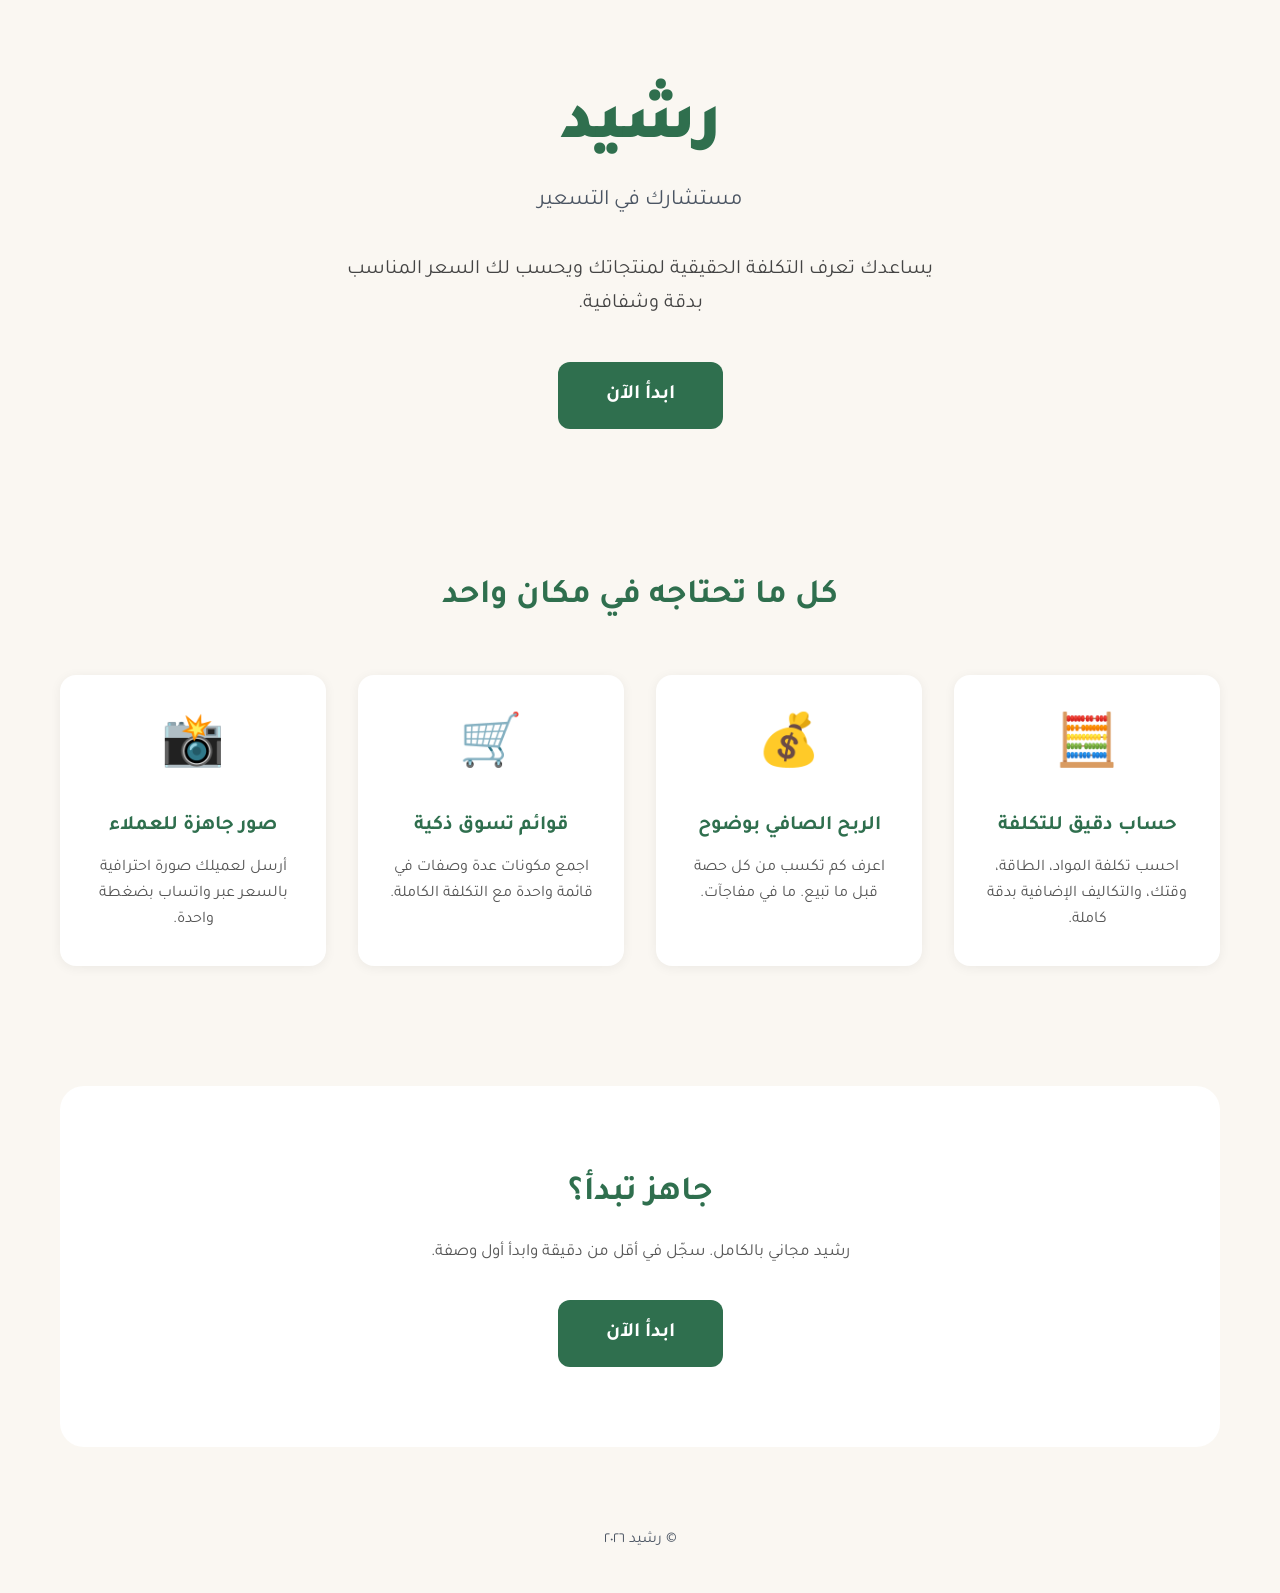
<file: index.html>
<!DOCTYPE html>
<html lang="ar-u-nu-latn" dir="rtl">
<head>
  <meta charset="UTF-8">
  <meta name="viewport" content="width=device-width, initial-scale=1.0">
  <title>رشيد — حاسبة تسعير ذكية للأسر المنتجة</title>

  <!-- خط عربي من Google Fonts -->
  <link rel="preconnect" href="https://fonts.googleapis.com">
  <link rel="preconnect" href="https://fonts.gstatic.com" crossorigin>
  <link href="https://fonts.googleapis.com/css2?family=Tajawal:wght@400;500;700;900&display=swap" rel="stylesheet">

  <link rel="stylesheet" href="css/styles.css">
</head>
<body class="landing-body">
  <main class="landing">

    <!-- Hero section -->
    <section class="landing-hero">
      <div class="landing-hero__content">
        <h1 class="landing-hero__title">رشيد</h1>
        <p class="landing-hero__tagline">مستشارك في التسعير</p>
        <p class="landing-hero__description">
          يساعدك تعرف التكلفة الحقيقية لمنتجاتك ويحسب لك السعر المناسب بدقة وشفافية.
        </p>
        <a href="auth.html" id="cta-start-btn" class="landing-cta">ابدأ الآن</a>
      </div>
    </section>

    <!-- Features section -->
    <section class="landing-features">
      <h2 class="landing-features__title">كل ما تحتاجه في مكان واحد</h2>
      <div class="landing-features__grid">

        <div class="landing-feature">
          <div class="landing-feature__icon">🧮</div>
          <h3 class="landing-feature__title">حساب دقيق للتكلفة</h3>
          <p class="landing-feature__description">احسب تكلفة المواد، الطاقة، وقتك، والتكاليف الإضافية بدقة كاملة.</p>
        </div>

        <div class="landing-feature">
          <div class="landing-feature__icon">💰</div>
          <h3 class="landing-feature__title">الربح الصافي بوضوح</h3>
          <p class="landing-feature__description">اعرف كم تكسب من كل حصة قبل ما تبيع. ما في مفاجآت.</p>
        </div>

        <div class="landing-feature">
          <div class="landing-feature__icon">🛒</div>
          <h3 class="landing-feature__title">قوائم تسوق ذكية</h3>
          <p class="landing-feature__description">اجمع مكونات عدة وصفات في قائمة واحدة مع التكلفة الكاملة.</p>
        </div>

        <div class="landing-feature">
          <div class="landing-feature__icon">📸</div>
          <h3 class="landing-feature__title">صور جاهزة للعملاء</h3>
          <p class="landing-feature__description">أرسل لعميلك صورة احترافية بالسعر عبر واتساب بضغطة واحدة.</p>
        </div>

      </div>
    </section>

    <!-- Final CTA -->
    <section class="landing-final-cta">
      <h2 class="landing-final-cta__title">جاهز تبدأ؟</h2>
      <p class="landing-final-cta__subtitle">رشيد مجاني بالكامل. سجّل في أقل من دقيقة وابدأ أول وصفة.</p>
      <a href="auth.html" id="cta-final-btn" class="landing-cta">ابدأ الآن</a>
    </section>

    <!-- Footer -->
    <footer class="landing-footer">
      <p>© رشيد ٢٠٢٦</p>
    </footer>

  </main>

</body>
</html>
</file>
<file: css/styles.css>
@font-face {
  font-family: 'WesternNums';
  src: local('Arial'), local('Helvetica'), local('sans-serif');
  unicode-range: U+0030-0039, U+002E, U+002C, U+0025;
}/*

* { font-family: 'Cairo', sans-serif !important; }
.force-western { font-family: Arial, Helvetica, sans-serif !important; }

  ============================================
  ملف التنسيقات الرئيسي
  ============================================
  هذا الملف يحتوي على كل تنسيقات الواجهة.
  مبني بأسلوب Mobile-first: نبدأ بتنسيقات الجوال
  ثم نكبّر للشاشات الأكبر باستخدام media queries.
  نستخدم CSS logical properties (مثل margin-inline)
  لأن الواجهة عربية باتجاه RTL.
  ============================================
*/

/* إعادة ضبط بسيطة */
*,
*::before,
*::after {
    box-sizing: border-box;
    margin: 0;
    padding: 0;
}

/* فرض الأرقام الغربية (0-9) بدل الهندية (٠-٩) على كل المتصفحات */
/* -webkit-locale: "en" يخدع WebKit (Safari iOS/Chrome iOS) عشان
   يستخدم الأرقام الغربية بدل ما يتبع لغة الجهاز العربية.
   هذي الخدعة لازمة لأن بعض الأجهزة تحوّل الأرقام تلقائياً. */
body,
input,
select,
textarea,
button {
    font-variant-numeric: lining-nums tabular-nums;
    font-feature-settings: "lnum", "tnum";
    -webkit-locale: "en";
}

* {
    font-variant-numeric: lining-nums tabular-nums;
}

/* عناصر تعرض أرقام — نفرض عليها الاتجاه النصي المحايد */
input[type="number"],
input[type="tel"],
input[type="date"],
select {
    unicode-bidi: plaintext;
}

/* كلاس مساعد يُضاف لأي عنصر يحتاج أرقام غربية */
.western-numerals {
    unicode-bidi: plaintext;
    direction: ltr;
}

/* الألوان الأساسية للمشروع */
:root {
    --color-bg: #faf7f2;
    --color-surface: #ffffff;
    --color-text: #1f2937;
    --color-muted: #4b5563;
    --color-soft: #6b7280;
    --color-primary: #2f6f4e;
    --color-primary-hover: #245c3f;
    --color-danger: #b3261e;
    --color-danger-hover: #8c1c17;
    --color-secondary: #4b5563;
    --color-secondary-hover: #1f2937;
    --color-border: #e5e0d5;
    --radius: 10px;
    --font-arabic: 'WesternNums', 'Tajawal', system-ui, sans-serif;
}

html, body {
    block-size: 100%;
}

body {
    font-family: var(--font-arabic);
    background-color: var(--color-bg);
    color: var(--color-text);
    line-height: 1.7;
    font-size: 16px;
    -webkit-font-smoothing: antialiased;
}

/* الحاوية الرئيسية — تنسيقات الجوال أولاً */
.container {
    max-inline-size: 600px;
    margin-inline: auto;
    padding-block: 1.5rem;
    padding-inline: 1rem;
}

h1 {
    font-size: 1.5rem;
    font-weight: 700;
    color: var(--color-primary);
    margin-block-end: 0.75rem;
    line-height: 1.4;
    text-align: center;
}

h2 {
    font-size: 1.15rem;
    font-weight: 700;
    color: var(--color-text);
    margin-block-end: 1rem;
}

.intro {
    font-size: 1rem;
    color: var(--color-muted);
    text-align: center;
    margin-block-end: 1.5rem;
}

/* بطاقة عامة (للنموذج وللمكونات) */
.card {
    background-color: var(--color-surface);
    border: 1px solid var(--color-border);
    border-radius: var(--radius);
    padding-block: 1.25rem;
    padding-inline: 1rem;
    margin-block-end: 1.5rem;
}

/* === النموذج === */
.form-section .field {
    margin-block-end: 1rem;
    display: flex;
    flex-direction: column;
}

.form-section label {
    font-size: 0.95rem;
    font-weight: 500;
    color: var(--color-text);
    margin-block-end: 0.4rem;
}

.form-section input,
.form-section select {
    inline-size: 100%;
    min-block-size: 44px;
    padding-block: 12px;
    padding-inline: 14px;
    font-family: inherit;
    font-size: 1rem;
    color: var(--color-text);
    background-color: var(--color-surface);
    border: 1px solid var(--color-border);
    border-radius: var(--radius);
}

.form-section input:focus,
.form-section select:focus {
    outline: 2px solid var(--color-primary);
    outline-offset: 1px;
    border-color: var(--color-primary);
}

/* شرح صغير تحت حقل أو عنوان فرعي */
.field-hint {
    margin-block-start: 0.4rem;
    font-size: 0.85rem;
    color: var(--color-soft);
    line-height: 1.5;
}

/* === الأزرار === */
button,
.btn {
    min-block-size: 44px;
    min-inline-size: 44px;
    font-family: inherit;
    font-size: 1rem;
    cursor: pointer;
    border: none;
    border-radius: var(--radius);
}

.btn-primary {
    inline-size: 100%;
    min-block-size: 48px;
    background-color: var(--color-primary);
    color: #ffffff;
    font-weight: 700;
    padding-block: 12px;
    padding-inline: 16px;
    margin-block-start: 0.5rem;
    transition: background-color 0.15s ease;
}

.btn-primary:hover,
.btn-primary:focus {
    background-color: var(--color-primary-hover);
}

.btn-danger {
    background-color: transparent;
    color: var(--color-danger);
    border: 1px solid var(--color-danger);
    padding-block: 8px;
    padding-inline: 14px;
    font-size: 0.9rem;
    font-weight: 500;
}

.btn-danger:hover,
.btn-danger:focus {
    background-color: var(--color-danger);
    color: #ffffff;
}

/* زر ثانوي محايد (للتعديل والإلغاء) */
.btn-secondary {
    background-color: transparent;
    color: var(--color-secondary);
    border: 1px solid var(--color-secondary);
    padding-block: 8px;
    padding-inline: 14px;
    font-size: 0.9rem;
    font-weight: 500;
}

.btn-secondary:hover,
.btn-secondary:focus {
    background-color: var(--color-secondary);
    color: #ffffff;
}

/* صف أزرار النموذج (الحفظ + الإلغاء) */
.form-actions {
    display: flex;
    flex-direction: column;
    gap: 0.5rem;
    margin-block-start: 0.5rem;
}

.form-actions .btn-secondary {
    inline-size: 100%;
    min-block-size: 44px;
}

/* نخفي العنصر اللي عليه السمة hidden (احتياط لو فيه CSS reset يكسرها) */
[hidden] {
    display: none !important;
}

/* === شريط التنقل بين الصفحات === */
.nav {
    background-color: var(--color-surface);
    border-block-end: 1px solid var(--color-border);
    display: flex;
    justify-content: center;
    gap: 0.25rem;
    padding-block: 0.5rem;
    padding-inline: 0.5rem;
}

.nav-link {
    min-block-size: 44px;
    min-inline-size: 44px;
    display: inline-flex;
    align-items: center;
    justify-content: center;
    padding-block: 0.5rem;
    padding-inline: 1.1rem;
    font-family: inherit;
    font-size: 1rem;
    font-weight: 500;
    color: var(--color-muted);
    text-decoration: none;
    border-radius: var(--radius);
    border: 1px solid transparent;
}

.nav-link:hover,
.nav-link:focus {
    color: var(--color-primary);
    background-color: var(--color-bg);
}

.nav-link--active {
    color: var(--color-primary);
    font-weight: 700;
    background-color: var(--color-bg);
    border-color: var(--color-primary);
    border-block-end: 3px solid var(--color-primary);
}

/* === قائمة المكونات والوصفات === */
.list-section h2 {
    margin-block-end: 0.75rem;
}

.empty-state {
    color: var(--color-soft);
    text-align: center;
    padding-block: 1.5rem;
    padding-inline: 1rem;
    background-color: var(--color-surface);
    border: 1px dashed var(--color-border);
    border-radius: var(--radius);
}

/* بطاقة عنصر عامة: تستخدمها المكونات والوصفات */
.item-card {
    background-color: var(--color-surface);
    border: 1px solid var(--color-border);
    border-radius: var(--radius);
    padding-block: 0.9rem;
    padding-inline: 1rem;
    margin-block-end: 0.75rem;
    display: flex;
    align-items: center;
    justify-content: space-between;
    gap: 0.75rem;
    flex-wrap: wrap;
}

.item-info {
    flex: 1;
    min-inline-size: 0;
}

.item-name {
    font-size: 1.05rem;
    font-weight: 700;
    color: var(--color-text);
    margin-block-end: 0.2rem;
}

.item-meta {
    font-size: 0.9rem;
    color: var(--color-soft);
}

/* زر تبديل إظهار قسم المكونات — محايد بعرض كامل على الجوال */
.toggle-ingredients-btn {
    inline-size: 100%;
    min-block-size: 44px;
    margin-block-start: 0.75rem;
    font-weight: 500;
}

/* === قسم مكونات الوصفة داخل البطاقة === */
.recipe-ingredients {
    inline-size: 100%;
    margin-block-start: 0.75rem;
    padding-block-start: 0.75rem;
    border-block-start: 1px solid var(--color-border);
}

.recipe-ingredients__title {
    font-size: 0.95rem;
    font-weight: 700;
    color: var(--color-text);
    margin-block-end: 0.5rem;
}

.recipe-ingredients__list {
    display: flex;
    flex-direction: column;
    gap: 0.4rem;
    margin-block-end: 0.75rem;
}

.recipe-ingredients__row {
    display: flex;
    align-items: center;
    justify-content: space-between;
    gap: 0.5rem;
    padding-block: 0.4rem;
    padding-inline: 0.6rem;
    background-color: var(--color-bg);
    border: 1px solid var(--color-border);
    border-radius: var(--radius);
}

.recipe-ingredients__label {
    font-size: 0.9rem;
    color: var(--color-text);
    min-inline-size: 0;
    flex: 1;
    word-break: break-word;
}

.recipe-ingredients__qty {
    color: var(--color-soft);
}

.recipe-ingredients__missing {
    color: var(--color-danger);
    font-weight: 500;
}

.recipe-ingredients__empty {
    font-size: 0.85rem;
    color: var(--color-soft);
    font-style: italic;
    margin-block-end: 0.75rem;
}

/* زر صغير محايد للإزالة — ليس أحمر عشان ما يتلخبط مع زر حذف الوصفة */
.btn-small {
    min-block-size: 36px;
    min-inline-size: 36px;
    padding-block: 6px;
    padding-inline: 12px;
    font-size: 0.85rem;
    font-weight: 500;
    background-color: transparent;
    color: var(--color-secondary);
    border: 1px solid var(--color-border);
    flex-shrink: 0;
}

.btn-small:hover,
.btn-small:focus {
    background-color: var(--color-secondary);
    color: #ffffff;
    border-color: var(--color-secondary);
}

/* النموذج المصغّر لإضافة مكون — يتكدّس عمودياً على الجوال */
.recipe-ingredients__form {
    display: flex;
    flex-direction: column;
    gap: 0.5rem;
    padding-block-start: 0.5rem;
    border-block-start: 1px dashed var(--color-border);
}

.recipe-ingredients__form select,
.recipe-ingredients__form input {
    inline-size: 100%;
    min-block-size: 44px;
    padding-block: 10px;
    padding-inline: 12px;
    font-family: inherit;
    font-size: 0.95rem;
    color: var(--color-text);
    background-color: var(--color-surface);
    border: 1px solid var(--color-border);
    border-radius: var(--radius);
}

.recipe-ingredients__form .btn {
    inline-size: 100%;
}

/* مجموعة أزرار البطاقة (تعديل + حذف) */
.card-actions {
    display: flex;
    gap: 0.5rem;
    flex-shrink: 0;
}

.card-actions .btn {
    flex-shrink: 0;
}

/* === القسم الفرعي "تكاليف إضافية" داخل نموذج الوصفة === */
.extra-costs-subsection {
    margin-block-start: 1rem;
    padding-block-start: 1rem;
    border-block-start: 1px dashed var(--color-border);
}

/* صف حقول التكاليف الإضافية — نفس سلوك .pricing-fields-row */
.extra-costs-row {
    display: flex;
    flex-direction: column;
    gap: 0.75rem;
    margin-block-start: 0.5rem;
}

.extra-costs-row .field {
    margin-block-end: 0;
}

@media (min-width: 600px) {
    .extra-costs-row {
        flex-direction: row;
        align-items: flex-start;
        gap: 1rem;
    }

    .extra-costs-row .field {
        flex: 1 1 0;
        min-inline-size: 0;
    }

    .extra-costs-row .field label {
        display: flex;
        align-items: flex-end;
        min-block-size: 2.8em;
    }
}

/* === القسم الفرعي "قيم التسعير" داخل نموذج الوصفة === */
.pricing-values-subsection {
    margin-block-start: 1rem;
    padding-block-start: 1rem;
    border-block-start: 1px dashed var(--color-border);
}

/* صف الحقول الثلاثة لقيم التسعير.
   على الجوال: مكدّسة عمودياً. على الشاشات الأكبر (≥600px):
   ثلاث أعمدة متساوية العرض. */
.pricing-fields-row {
    display: flex;
    flex-direction: column;
    gap: 0.75rem;
    margin-block-start: 0.5rem;
}

.pricing-fields-row .field {
    margin-block-end: 0;
}

@media (min-width: 600px) {
    .pricing-fields-row {
        flex-direction: row;
        align-items: flex-start;
        gap: 1rem;
    }

    .pricing-fields-row .field {
        flex: 1 1 0;
        min-inline-size: 0;
    }

    /* نحجز ارتفاعاً كافياً لسطرين لكل ليبل عشان
       الحقول الثلاثة تبدأ من نفس الخط الأفقي حتى لو
       كان أحد الليبلات يلتف إلى سطر ثاني.
       align-items: flex-end يخلي النص يرسو في الأسفل،
       فتلتقي كل الليبلات عند نفس النقطة تحتها. */
    .pricing-fields-row .field label {
        display: flex;
        align-items: flex-end;
        min-block-size: 2.8em;
    }
}

.pricing-values-subsection__title {
    font-size: 1rem;
    font-weight: 700;
    color: var(--color-primary);
    margin-block-end: 0.4rem;
}

/* سطر قيم التسعير المعروض في بطاقة الوصفة */
.item-meta--pricing {
    margin-block-start: 0.2rem;
    font-size: 0.82rem;
    color: var(--color-soft);
    font-style: italic;
}

/* === لوحة تفاصيل التكلفة (تُستخدم في صفحة التسعير) === */
.cost-breakdown {
    margin-block-start: 0.75rem;
    padding-block: 1rem;
    padding-inline: 0.9rem;
    background-color: #fbf8f1;
    border: 1px solid var(--color-border);
    border-radius: var(--radius);
}

.cost-inline-message {
    color: var(--color-muted);
    font-size: 0.95rem;
    text-align: center;
    padding-block: 0.5rem;
}

.cost-section {
    margin-block-end: 1rem;
}

.cost-section:last-child {
    margin-block-end: 0;
}

.cost-section__title {
    font-size: 1rem;
    font-weight: 700;
    color: var(--color-primary);
    margin-block-end: 0.6rem;
}

/* صف ضمن اللوحة: اسم على الجهة + قيمة على الأخرى */
.cost-row {
    display: flex;
    align-items: baseline;
    justify-content: space-between;
    gap: 0.5rem;
    padding-block: 0.35rem;
}

.cost-row__label {
    font-size: 0.95rem;
    color: var(--color-text);
    font-weight: 500;
}

.cost-row__value {
    font-size: 0.95rem;
    color: var(--color-text);
    font-weight: 700;
    font-variant-numeric: tabular-nums;
}

.cost-row__details {
    font-size: 0.85rem;
    color: var(--color-soft);
    line-height: 1.7;
    padding-inline-start: 0.6rem;
    margin-block-end: 0.5rem;
    display: flex;
    flex-direction: column;
    gap: 0.2rem;
}

/* === مؤشر نسبة تكلفة المواد الخام === */
.food-cost-indicator {
    background-color: var(--color-surface);
    border: 1px solid var(--color-border);
    border-inline-start: 5px solid var(--color-border);
    border-radius: var(--radius);
    padding-block: 0.9rem;
    padding-inline: 1rem;
    margin-block-end: 1rem;
}

.food-cost-indicator__title {
    font-size: 0.9rem;
    font-weight: 500;
    color: var(--color-muted);
    margin-block-end: 0.3rem;
}

.food-cost-indicator__percentage {
    font-size: 1.8em;
    font-weight: 700;
    color: var(--color-text);
    line-height: 1.2;
    font-variant-numeric: tabular-nums;
}

.food-cost-indicator__label {
    margin-block-start: 0.2rem;
    font-size: 1rem;
    font-weight: 700;
    color: var(--color-text);
}

.food-cost-indicator__explanation {
    margin-block-start: 0.5rem;
    font-size: 0.88rem;
    color: var(--color-muted);
    line-height: 1.6;
}

.food-cost-indicator__footnote {
    margin-block-start: 0.6rem;
    font-size: 0.78rem;
    font-style: italic;
    color: var(--color-soft);
    line-height: 1.5;
}

/* تلوين الأكسنت + خلفية خفيفة حسب الفئة */
.food-cost-indicator--low {
    border-inline-start-color: #2c6fb0;
    background-color: #eef4fb;
}
.food-cost-indicator--low .food-cost-indicator__label {
    color: #1f4f80;
}

.food-cost-indicator--excellent {
    border-inline-start-color: #2f8f5a;
    background-color: #effaf2;
}
.food-cost-indicator--excellent .food-cost-indicator__label {
    color: #1e5c3a;
}

.food-cost-indicator--acceptable {
    border-inline-start-color: #c9961a;
    background-color: #fff8e6;
}
.food-cost-indicator--acceptable .food-cost-indicator__label {
    color: #6b5510;
}

.food-cost-indicator--high {
    border-inline-start-color: #b3261e;
    background-color: #fdecea;
}
.food-cost-indicator--high .food-cost-indicator__label {
    color: #8c1c17;
}

/* زر إظهار/إخفاء تفاصيل التكلفة — متوسط ومركّز */
.toggle-details-btn {
    display: block;
    margin-inline: auto;
    margin-block: 1rem;
    min-block-size: 44px;
    padding-block: 10px;
    padding-inline: 1.5rem;
    font-weight: 500;
}

/* عنوان فرعي صغير قبل قائمة التكاليف الإضافية في تفصيل الحساب */
.cost-extras-subtitle {
    margin-block-start: 0.6rem;
    margin-block-end: 0.2rem;
    font-size: 0.95rem;
    font-weight: 700;
    color: var(--color-text);
}

/* صندوق "ستكسب من كل حصة" — يظهر في أعلى نتيجة الحساب */
.profit-highlight {
    background-color: #e8f5ee;
    border: 1px solid #b7dcc4;
    border-radius: var(--radius);
    padding-block: 1.25rem;
    padding-inline: 1rem;
    margin-block-end: 1rem;
    text-align: center;
}

.profit-highlight__label {
    font-size: 0.95rem;
    font-weight: 500;
    color: #1e5c3a;
    margin-block-end: 0.4rem;
}

.profit-highlight__amount {
    font-size: 2em;
    font-weight: 700;
    color: var(--color-primary);
    line-height: 1.2;
    word-break: break-word;
    font-variant-numeric: tabular-nums;
}

.profit-highlight__total {
    margin-block-start: 0.5rem;
    font-size: 0.9rem;
    color: var(--color-muted);
    font-variant-numeric: tabular-nums;
}

@media (min-width: 600px) {
    .profit-highlight__amount {
        font-size: 2.5em;
    }
}

.cost-total {
    margin-block-start: 0.4rem;
    padding-block-start: 0.6rem;
    border-block-start: 1px solid var(--color-border);
}

.cost-total .cost-row__label,
.cost-total .cost-row__value {
    font-size: 1.1rem;
    font-weight: 700;
    color: var(--color-primary);
}

/* تنبيه أصفر للمكونات المحذوفة */
.warning-note {
    background-color: #fff7d6;
    color: #6b5510;
    border: 1px solid #f0dc8a;
    border-radius: var(--radius);
    padding-block: 0.6rem;
    padding-inline: 0.8rem;
    font-size: 0.9rem;
    margin-block-end: 0.9rem;
}

/* بطاقة السعر المقترح (نستخدم نفس النمط في صفحة التسعير وفي المقارنة) */
.price-card {
    background-color: var(--color-surface);
    border: 1px solid var(--color-border);
    border-radius: var(--radius);
    padding-block: 0.8rem;
    padding-inline: 0.9rem;
}

.price-card__title {
    font-weight: 700;
    color: var(--color-text);
    margin-block-end: 0.35rem;
}

.price-card__line {
    font-size: 0.92rem;
    color: var(--color-muted);
    font-variant-numeric: tabular-nums;
}

.price-card--recommended {
    background-color: #e8f5ee;
    border-color: #b7dcc4;
}

.price-card--recommended .price-card__title {
    color: var(--color-primary);
    font-size: 1.05rem;
}

.price-card__hint {
    margin-block-start: 0.4rem;
    font-size: 0.82rem;
    color: var(--color-primary);
    font-weight: 500;
}

.educational-footer {
    margin-block-start: 0.75rem;
    font-size: 0.85rem;
    font-style: italic;
    color: var(--color-soft);
    line-height: 1.7;
}

/* === صف "أضف إلى المقارنة" تحت نتيجة الحساب === */
.add-to-comparison {
    display: flex;
    align-items: center;
    gap: 0.5rem;
    margin-block-start: 1rem;
    padding-block-start: 0.75rem;
    border-block-start: 1px solid var(--color-border);
    flex-wrap: wrap;
}

.add-to-comparison input[type="checkbox"] {
    inline-size: 20px;
    block-size: 20px;
    min-inline-size: 20px;
    min-block-size: 20px;
    accent-color: var(--color-primary);
    cursor: pointer;
}

.add-to-comparison label {
    font-size: 0.95rem;
    color: var(--color-text);
    cursor: pointer;
}

/* الرسالة القصيرة "تمت الإضافة" — تظهر وتتلاشى */
.comparison-feedback {
    font-size: 0.85rem;
    color: #1e5c3a;
    font-weight: 500;
    opacity: 0;
    transition: opacity 0.3s ease;
}

.comparison-feedback--visible {
    opacity: 1;
}

/* === قسم المقارنة === */
.comparison-section {
    margin-block-start: 2rem;
}

.comparison-header {
    display: flex;
    align-items: center;
    justify-content: space-between;
    gap: 0.75rem;
    margin-block-end: 0.9rem;
    flex-wrap: wrap;
}

.comparison-header h2 {
    margin-block-end: 0;
}

/* شبكة بطاقات المقارنة — مكدّسة على الجوال */
.comparison-grid {
    display: flex;
    flex-direction: column;
    gap: 0.75rem;
}

.comparison-card {
    background-color: var(--color-surface);
    border: 1px solid var(--color-border);
    border-radius: var(--radius);
    padding-block: 0.9rem;
    padding-inline: 1rem;
    display: flex;
    flex-direction: column;
    gap: 0.3rem;
}

.comparison-card__name {
    font-size: 1.05rem;
    font-weight: 700;
    color: var(--color-primary);
    margin-block-end: 0.2rem;
}

.comparison-card__line {
    font-size: 0.9rem;
    color: var(--color-muted);
    font-variant-numeric: tabular-nums;
}

.comparison-card .btn-small {
    align-self: flex-start;
    margin-block-start: 0.5rem;
}

/* =====================================================
   === قالب صورة العميل (مخفي خارج الشاشة) ===
   ===================================================== */
/* نخفيه بوضعه خارج الشاشة بدل display:none حتى
   يقدر html2canvas يرسمه. العرض ثابت 600px ليخرج
   بحجم ثابت بغض النظر عن الشاشة. */
.customer-image-template {
    position: absolute;
    inset-inline-start: -9999px;
    inset-block-start: 0;
    inline-size: 600px;
    font-family: var(--font-arabic);
    direction: rtl;
}

.customer-image-template__inner {
    background-color: #ffffff;
    border: 1px solid var(--color-border);
    border-radius: 18px;
    padding-block: 56px;
    padding-inline: 48px;
    text-align: center;
    color: var(--color-text);
}

.customer-image-template__recipe-name {
    font-size: 2em;
    font-weight: 700;
    color: var(--color-text);
    margin-block-end: 1.5rem;
    line-height: 1.3;
}

.customer-image-template__price-main {
    margin-block: 1.5rem;
}

.customer-image-template__price-label {
    font-size: 1.1em;
    color: var(--color-muted);
    font-weight: 500;
    margin-block-end: 0.4rem;
}

.customer-image-template__price-value {
    font-size: 3.2em;
    font-weight: 700;
    color: var(--color-primary);
    line-height: 1.2;
    font-variant-numeric: tabular-nums;
}

.customer-image-template__per-serving {
    margin-block-start: 2rem;
    padding-block-start: 1.25rem;
    border-block-start: 1px solid var(--color-border);
}

.customer-image-template__per-serving-label {
    font-size: 1em;
    color: var(--color-muted);
    font-weight: 500;
    margin-block-end: 0.3rem;
}

.customer-image-template__per-serving-value {
    font-size: 1.6em;
    font-weight: 700;
    color: var(--color-text);
    font-variant-numeric: tabular-nums;
}

.customer-image-template__servings-note {
    margin-block-start: 0.3rem;
    font-size: 0.95em;
    color: var(--color-soft);
}

.customer-image-template__message {
    margin-block-start: 2.25rem;
    font-size: 1.1em;
    font-style: italic;
    color: var(--color-muted);
    line-height: 1.6;
}

/* === زر "صورة للعميل" داخل صف المقارنة === */
.export-image-btn {
    margin-inline-start: auto;
    padding-block: 8px;
    padding-inline: 14px;
    font-size: 0.9rem;
    font-weight: 500;
}

/* =====================================================
   === صفحة قائمة التسوق ===
   ===================================================== */

/* صف لكل وصفة مختارة داخل قسم "الوصفات المختارة" */
.shopping-selected-row {
    display: flex;
    align-items: center;
    justify-content: space-between;
    gap: 0.75rem;
    padding-block: 0.6rem;
    padding-inline: 0.8rem;
    background-color: var(--color-bg);
    border: 1px solid var(--color-border);
    border-radius: var(--radius);
    margin-block-end: 0.5rem;
}

.shopping-selected-row__info {
    flex: 1;
    min-inline-size: 0;
    font-size: 0.95rem;
    color: var(--color-text);
    font-weight: 500;
    word-break: break-word;
}

/* صف لكل مكون في قائمة التسوق المحسوبة */
.shopping-item-row {
    display: flex;
    align-items: center;
    justify-content: space-between;
    gap: 0.5rem;
    padding-block: 0.6rem;
    padding-inline: 0.8rem;
    background-color: var(--color-surface);
    border: 1px solid var(--color-border);
    border-radius: var(--radius);
    margin-block-end: 0.5rem;
    flex-wrap: wrap;
}

.shopping-item-row__name {
    font-size: 0.95rem;
    font-weight: 700;
    color: var(--color-text);
    flex: 1;
    min-inline-size: 0;
    word-break: break-word;
}

.shopping-item-row__meta {
    display: flex;
    flex-direction: column;
    align-items: flex-end;
    gap: 0.1rem;
    font-variant-numeric: tabular-nums;
}

.shopping-item-row__qty {
    font-size: 0.9rem;
    color: var(--color-soft);
}

.shopping-item-row__cost {
    font-size: 0.95rem;
    font-weight: 700;
    color: var(--color-text);
}

/* مكون محذوف — بصري هادئ مع لون خطر */
.shopping-item-row--deleted .shopping-item-row__name {
    color: var(--color-danger);
    font-style: italic;
}
.shopping-item-row--deleted .shopping-item-row__cost {
    color: var(--color-soft);
}

/* الإجمالي — سطر بارز */
.shopping-total {
    margin-block-start: 0.9rem;
    padding-block-start: 0.75rem;
    border-block-start: 1px solid var(--color-border);
    font-size: 1.15rem;
    font-weight: 700;
    color: var(--color-primary);
    text-align: center;
    font-variant-numeric: tabular-nums;
}

.shopping-total:empty {
    display: none;
}

/* صف أزرار نسخ/حفظ */
.shopping-actions {
    display: flex;
    flex-direction: column;
    gap: 0.5rem;
    margin-block-start: 1rem;
}

.shopping-actions .btn {
    inline-size: 100%;
}

/* رسالة نجاح صغيرة جنب الأزرار */
.shopping-feedback {
    font-size: 0.88rem;
    color: #1e5c3a;
    font-weight: 500;
    opacity: 0;
    transition: opacity 0.3s ease;
    text-align: center;
}

.shopping-feedback--visible {
    opacity: 1;
}

/* بطاقة لكل قائمة محفوظة */
.saved-list-card {
    background-color: var(--color-surface);
    border: 1px solid var(--color-border);
    border-radius: var(--radius);
    padding-block: 0.9rem;
    padding-inline: 1rem;
    margin-block-end: 0.75rem;
    display: flex;
    flex-direction: column;
    gap: 0.6rem;
}

.saved-list-card__info {
    min-inline-size: 0;
    flex: 1;
}

.saved-list-card__name {
    font-size: 1.05rem;
    font-weight: 700;
    color: var(--color-text);
    margin-block-end: 0.2rem;
    word-break: break-word;
}

.saved-list-card__meta {
    font-size: 0.85rem;
    color: var(--color-soft);
}

.saved-list-card__actions {
    display: flex;
    gap: 0.5rem;
    flex-wrap: wrap;
}

@media (min-width: 600px) {
    .shopping-actions {
        flex-direction: row;
        align-items: center;
        flex-wrap: wrap;
    }
    .shopping-actions .btn {
        inline-size: auto;
        flex: 0 0 auto;
    }
    .saved-list-card {
        flex-direction: row;
        align-items: center;
        justify-content: space-between;
    }
    .saved-list-card__actions {
        flex-shrink: 0;
    }
}

/* === شاشات أكبر === */
@media (min-width: 768px) {
    body {
        font-size: 17px;
    }

    .container {
        max-inline-size: 720px;
        padding-block: 2.5rem;
        padding-inline: 2rem;
    }

    h1 {
        font-size: 2rem;
    }

    h2 {
        font-size: 1.3rem;
    }

    .card {
        padding-block: 1.75rem;
        padding-inline: 1.75rem;
    }

    /* في الشاشات الكبيرة نوزع حقول النموذج على عمودين */
    #add-ingredient-form {
        display: grid;
        grid-template-columns: 1fr 1fr;
        gap: 0 1rem;
    }

    #add-ingredient-form .field:first-child,
    #add-ingredient-form .form-actions {
        grid-column: 1 / -1;
    }

    .form-actions {
        flex-direction: row;
    }

    .form-actions .btn-primary {
        flex: 1;
    }

    .form-actions .btn-secondary {
        inline-size: auto;
        padding-inline: 1.5rem;
    }

    /* في الشاشات الكبيرة، نوزع النموذج المصغّر على صف واحد */
    .recipe-ingredients__form {
        flex-direction: row;
        align-items: center;
        flex-wrap: wrap;
    }

    .recipe-ingredients__form select[data-field="ingredient"] {
        flex: 2 1 180px;
        inline-size: auto;
    }

    .recipe-ingredients__form input[data-field="amount"] {
        flex: 1 1 100px;
        inline-size: auto;
    }

    .recipe-ingredients__form select[data-field="unit"] {
        flex: 1 1 120px;
        inline-size: auto;
    }

    .recipe-ingredients__form .btn {
        inline-size: auto;
        flex: 0 0 auto;
        padding-inline: 1.25rem;
    }

    /* بطاقات المقارنة جنباً إلى جنب مع التفاف تلقائي */
    .comparison-grid {
        flex-direction: row;
        flex-wrap: wrap;
        align-items: stretch;
    }

    .comparison-grid .comparison-card {
        flex: 1 1 240px;
        min-inline-size: 240px;
    }
}

/* === ترويسة التطبيق: الاسم + شريط التنقل + قائمة الجوال === */
.app-header {
    background-color: var(--color-surface);
    border-block-end: 1px solid var(--color-border);
    padding-block: 0.6rem;
    padding-inline: 1rem;
    display: flex;
    align-items: center;
    justify-content: space-between;
    flex-wrap: wrap;
    gap: 0.5rem 1rem;
    position: relative;
}

/* رابط العنوان — بدون تنسيق رابط عادي */
.app-header__title-link {
    text-decoration: none;
    color: inherit;
}

.app-header__title {
    margin-block: 0;
    font-size: 1.2rem;
    font-weight: 700;
    color: var(--color-primary);
    line-height: 1.3;
    min-inline-size: 0;
}

/* زر الهامبرغر — مخفي على الديسكتوب */
.hamburger-btn {
    display: none;
    background: none;
    border: none;
    font-size: 1.5em;
    cursor: pointer;
    color: var(--color-primary);
    min-block-size: 44px;
    min-inline-size: 44px;
    padding: 0;
    line-height: 1;
}

/* حاوية القائمة — مرئية دائماً على الديسكتوب */
.nav-menu {
    display: flex;
    align-items: center;
    flex: 1 1 0;
    min-inline-size: 0;
}

.app-header .nav {
    display: contents;
}

/* مجموعة الروابط الرئيسية في الوسط */
.nav__main-links {
    display: flex;
    align-items: center;
    justify-content: center;
    gap: 0.25rem;
    flex: 0 1 auto;
    flex-wrap: wrap;
}

/* رابط المساعدة على الطرف الآخر (inline-end) */
.nav__help-link {
    display: flex;
    align-items: center;
    justify-content: flex-end;
    flex: 1 1 0;
    min-inline-size: 0;
}

/* === تصميم الجوال: قائمة هامبرغر === */
@media (max-width: 768px) {
    /* إظهار زر الهامبرغر */
    .hamburger-btn {
        display: block;
    }

    /* إخفاء القائمة افتراضياً */
    .nav-menu {
        display: none;
    }

    /* عند فتح القائمة */
    .nav-menu.nav-menu--open {
        display: flex;
        flex-direction: column;
        position: absolute;
        top: 100%;
        inset-inline-start: 0;
        width: 100%;
        background: var(--color-surface);
        box-shadow: 0 4px 12px rgba(0, 0, 0, 0.1);
        z-index: 100;
        padding: 16px;
    }

    .nav-menu--open .nav {
        display: flex;
        flex-direction: column;
    }

    .nav-menu--open .nav__main-links {
        flex-direction: column;
        gap: 0;
    }

    .nav-menu--open .nav-link {
        display: block;
        padding: 12px 20px;
        border-block-end: 1px solid #eee;
        text-align: start;
        justify-content: flex-start;
    }

    .nav-menu--open .nav__help-link {
        margin-block-start: 8px;
        justify-content: flex-start;
    }

    .nav-menu--open .btn--logout {
        margin-block-start: 12px;
        margin-inline-start: 0;
        padding: 12px 20px;
        text-align: start;
    }
}

/* === تخطيط الترويسة على الديسكتوب: العنوان يمين، الروابط وسط، الخروج يسار === */
@media (min-width: 769px) {
    /* شبكة بثلاثة أعمدة: العمود الأوسط auto ليتمركز بصرياً بغض النظر عن عرض الطرفين */
    .app-header {
        display: grid;
        grid-template-columns: 1fr auto 1fr;
        align-items: center;
    }

    /* العنوان في العمود الأول (اليمين في RTL) */
    .app-header__title-link {
        justify-self: start;
    }

    /* فك غلاف nav-menu حتى يصبح nav و logout-btn عنصرين مستقلين في الشبكة */
    .nav-menu {
        display: contents;
    }

    /* إلغاء display: contents عن nav في الديسكتوب حتى تكون عنصر شبكة حقيقي */
    .nav-menu .nav {
        display: block;
        grid-column: 2;
        justify-self: center;
    }

    /* زر الخروج في العمود الثالث (اليسار في RTL) */
    #logout-btn {
        grid-column: 3;
        justify-self: end;
    }

    /* قائمة الحساب المنسدلة تاخذ نفس مكان زر الخروج السابق */
    .account-dropdown {
        grid-column: 3;
        justify-self: end;
    }
}

/* === سهم الانتقال للصفحة التالية === */
.next-page-arrow {
    margin-block-start: 3rem;
    margin-block-end: 1rem;
    margin-inline: auto;
    text-align: center;
}

.next-page-arrow__link {
    display: inline-flex;
    align-items: center;
    justify-content: center;
    gap: 0.5rem;
    min-block-size: 48px;
    padding-block: 0.6rem;
    padding-inline: 1.25rem;
    font-size: 1rem;
    font-weight: 500;
    color: var(--color-muted);
    text-decoration: none;
    border-radius: var(--radius);
    transition: color 0.15s ease;
}

.next-page-arrow__link:hover,
.next-page-arrow__link:focus {
    color: var(--color-primary);
    text-decoration: underline;
}

.next-page-arrow__icon {
    font-size: 1.4rem;
    color: var(--color-primary);
    line-height: 1;
}

/* === شبكة بطاقات المكونات === */
.ingredients-grid {
    display: grid;
    grid-template-columns: repeat(2, 1fr);
    gap: 1rem;
    align-items: stretch;
}

@media (min-width: 600px) {
    .ingredients-grid {
        grid-template-columns: repeat(3, 1fr);
    }
}

@media (min-width: 900px) {
    .ingredients-grid {
        grid-template-columns: repeat(4, 1fr);
    }
}

/* رسالة الحالة الفارغة تأخذ عرض الشبكة كاملاً */
.empty-state--full {
    grid-column: 1 / -1;
}

.ingredient-card {
    background-color: var(--color-surface);
    border: 1px solid var(--color-border);
    border-radius: var(--radius);
    padding-block: 1rem;
    padding-inline: 0.9rem;
    display: flex;
    flex-direction: column;
    text-align: center;
    min-block-size: 160px;
}

.ingredient-card__name {
    font-size: 1.05rem;
    font-weight: 700;
    color: var(--color-text);
    margin-block: 0 0.5rem;
}

.ingredient-card__info {
    font-size: 0.85rem;
    color: var(--color-soft);
    margin-block: 0 auto;
    line-height: 1.5;
}

.ingredient-card__actions {
    display: flex;
    justify-content: center;
    gap: 0.5rem;
    margin-block-start: 0.75rem;
}

/* زر صغير: لا يزال يحقق الحد الأدنى للمس 44px */
.btn--small {
    min-block-size: 44px;
    padding-block: 0.35rem;
    padding-inline: 0.75rem;
    font-size: 0.85rem;
}

/* === صفحة المساعدة: أقسام قابلة للطي === */
.help-section {
    margin-block-end: 1rem;
    border: 1px solid var(--color-border);
    border-radius: var(--radius);
    overflow: hidden;
    background-color: var(--color-surface);
}

.help-section[open] {
    border-color: var(--color-primary);
}

.help-section__title {
    display: flex;
    align-items: center;
    gap: 0.75rem;
    padding-block: 1rem;
    padding-inline: 1.25rem;
    cursor: pointer;
    font-size: 1.1rem;
    font-weight: 700;
    color: var(--color-primary);
    background-color: #faf8f4;
    list-style: none;
}

/* نخفي المثلث الافتراضي للمتصفح */
.help-section__title::-webkit-details-marker {
    display: none;
}

.help-section__title::marker {
    content: "";
}

/* أيقونة المؤشر (سهم مخصص) — تلقائياً في نهاية السطر */
.help-section__title::after {
    margin-inline-start: auto;
    font-size: 1rem;
    color: var(--color-primary);
}

.help-section:not([open]) > .help-section__title::after {
    content: "▾";
}

.help-section[open] > .help-section__title::after {
    content: "▴";
}

.help-section__icon {
    font-size: 1.4rem;
    line-height: 1;
}

.help-section__content {
    padding-block: 0.5rem 1.25rem;
    padding-inline: 1.5rem;
    line-height: 1.7;
    color: var(--color-text);
}

.help-section__content h3 {
    color: var(--color-primary);
    font-size: 1.05rem;
    font-weight: 700;
    margin-block-start: 1.25rem;
    margin-block-end: 0.5rem;
}

.help-section__content h3:first-child {
    margin-block-start: 0.5rem;
}

.help-section__content p {
    margin-block-end: 0.75rem;
    color: var(--color-muted);
}

.help-section__content strong {
    color: var(--color-text);
}

.help-section__visual {
    margin-block-start: 1.25rem;
    text-align: center;
}

.help-illustration {
    inline-size: 100%;
    max-inline-size: 300px;
    block-size: auto;
    display: block;
    margin-inline: auto;
}

/* على الشاشات الصغيرة جداً: تقليل المسافات الداخلية */
@media (max-width: 480px) {
    .help-section__title {
        padding-inline: 1rem;
        font-size: 1rem;
    }

    .help-section__content {
        padding-inline: 1rem;
    }
}

/* مؤشر تحميل بسيط يظهر ريثما تصل البيانات من Supabase */
.loading-message {
    text-align: center;
    padding: 40px 20px;
    color: var(--color-muted);
    font-size: 1.1em;
}

/* ============================================================
   صفحة تسجيل الدخول / إنشاء الحساب (auth.html)
   ============================================================ */

.auth-container {
    display: flex;
    justify-content: center;
    align-items: center;
    min-block-size: 100vh;
    background-color: var(--color-bg);
    padding: 20px;
}

.auth-card {
    background-color: var(--color-surface);
    border-radius: 16px;
    padding: 40px 28px;
    max-inline-size: 420px;
    inline-size: 100%;
    box-shadow: 0 4px 24px rgba(0, 0, 0, 0.08);
    text-align: center;
    border: 1px solid var(--color-border);
}

.auth-card__title {
    font-size: 2.5em;
    font-weight: 700;
    color: var(--color-primary);
    margin-block: 0 4px;
}

.auth-card__subtitle {
    color: var(--color-muted);
    margin-block: 0 32px;
    font-size: 1rem;
}

.auth-tabs {
    display: flex;
    gap: 8px;
    margin-block-end: 24px;
}

.auth-tab {
    flex: 1;
    padding: 12px;
    border: 1px solid var(--color-border);
    border-radius: 8px;
    background-color: transparent;
    cursor: pointer;
    font-family: inherit;
    font-size: 1em;
    color: var(--color-text);
    min-block-size: 44px;
}

.auth-tab--active {
    background-color: var(--color-primary);
    color: #fff;
    border-color: var(--color-primary);
}

.auth-form label {
    display: block;
    text-align: start;
    margin-block-start: 16px;
    margin-block-end: 6px;
    font-weight: 500;
    color: var(--color-text);
}

.auth-form input {
    inline-size: 100%;
    padding: 12px 16px;
    border: 1px solid var(--color-border);
    border-radius: 8px;
    font-size: 1em;
    font-family: inherit;
    direction: ltr;
    text-align: left;
    background-color: var(--color-surface);
    color: var(--color-text);
    box-sizing: border-box;
    min-block-size: 44px;
}

.auth-form input:focus {
    outline: 2px solid var(--color-primary);
    border-color: var(--color-primary);
}

.auth-form button[type="submit"] {
    margin-block-start: 24px;
}

.btn--primary {
    background-color: var(--color-primary);
    color: #fff;
    border: none;
    padding: 12px 20px;
    border-radius: 8px;
    font-size: 1em;
    font-family: inherit;
    font-weight: 500;
    cursor: pointer;
    min-block-size: 44px;
}

.btn--primary:hover {
    background-color: var(--color-primary-hover);
}

.btn--full {
    inline-size: 100%;
}

.auth-message {
    margin-block-start: 16px;
    padding: 12px;
    border-radius: 8px;
    font-size: 0.9em;
    display: none;
    text-align: start;
}

.auth-message--error {
    display: block;
    background-color: #fdeaea;
    color: #c0392b;
}

.auth-message--success {
    display: block;
    background-color: #eafde8;
    color: #27ae60;
}

/* زر تسجيل الخروج في ترويسة التطبيق — صغير ومحايد */
.btn--logout {
    font-size: 0.85em;
    font-family: inherit;
    color: var(--color-muted);
    background-color: transparent;
    border: 1px solid var(--color-border);
    padding: 6px 12px;
    border-radius: 6px;
    cursor: pointer;
    margin-inline-start: 0.5rem;
    min-block-size: 32px;
}

.btn--logout:hover {
    color: var(--color-text);
    border-color: var(--color-muted);
}

/* ============================================================
   صفحة الهبوط (Landing Page)
   ============================================================ */

.landing-body {
    margin: 0;
    font-family: var(--font-arabic);
    background-color: var(--color-bg);
    color: var(--color-text);
}

.landing {
    max-inline-size: 1200px;
    margin-inline: auto;
    padding-inline: 20px;
}

/* --- Hero --- */
.landing-hero {
    padding-block: 80px 60px;
    text-align: center;
}

.landing-hero__title {
    font-size: 4em;
    font-weight: 900;
    color: var(--color-primary);
    margin: 0;
    letter-spacing: -0.02em;
    text-align: center;
}

.landing-hero__tagline {
    font-size: 1.3em;
    color: var(--color-muted);
    margin-block: 8px 32px;
}

.landing-hero__description {
    font-size: 1.2em;
    max-inline-size: 600px;
    margin-inline: auto;
    margin-block-end: 40px;
    line-height: 1.7;
    color: #444;
}

/* --- زر CTA الرئيسي --- */
.landing-cta {
    display: inline-block;
    background-color: var(--color-primary);
    color: #ffffff;
    padding-block: 16px;
    padding-inline: 48px;
    border-radius: 12px;
    font-size: 1.2em;
    font-weight: 700;
    font-family: var(--font-arabic);
    text-decoration: none;
    transition: transform 0.15s, background-color 0.15s;
    cursor: pointer;
    min-block-size: 52px;
}

.landing-cta:hover {
    transform: translateY(-2px);
    background-color: var(--color-primary-hover);
}

/* --- قسم المميزات --- */
.landing-features {
    padding-block: 80px;
    text-align: center;
}

.landing-features__title {
    font-size: 2em;
    font-weight: 700;
    margin-block-end: 48px;
    color: var(--color-primary);
}

.landing-features__grid {
    display: grid;
    grid-template-columns: 1fr;
    gap: 32px;
}

.landing-feature {
    background-color: var(--color-surface);
    padding-block: 32px;
    padding-inline: 24px;
    border-radius: 16px;
    text-align: center;
    box-shadow: 0 2px 12px rgba(0, 0, 0, 0.06);
}

.landing-feature__icon {
    font-size: 3em;
    margin-block-end: 16px;
}

.landing-feature__title {
    font-size: 1.2em;
    font-weight: 700;
    color: var(--color-primary);
    margin-block-end: 12px;
}

.landing-feature__description {
    color: #555;
    line-height: 1.6;
    font-size: 0.95em;
}

/* --- CTA النهائي --- */
.landing-final-cta {
    padding-block: 80px;
    text-align: center;
    background-color: var(--color-surface);
    border-radius: 24px;
    margin-block: 40px;
    padding-inline: 40px;
}

.landing-final-cta__title {
    font-size: 2em;
    font-weight: 700;
    color: var(--color-primary);
    margin-block-end: 16px;
}

.landing-final-cta__subtitle {
    color: #555;
    margin-block-end: 32px;
    max-inline-size: 500px;
    margin-inline: auto;
}

/* --- Footer --- */
.landing-footer {
    text-align: center;
    padding-block: 40px;
    color: var(--color-muted);
    font-size: 0.9em;
}

/* --- شبكة المميزات: عمودين على الشاشات المتوسطة --- */
@media (min-width: 600px) {
    .landing-features__grid {
        grid-template-columns: repeat(2, 1fr);
    }
}

/* --- شبكة المميزات: أربع أعمدة على الشاشات الكبيرة --- */
@media (min-width: 900px) {
    .landing-features__grid {
        grid-template-columns: repeat(4, 1fr);
    }
}

/* --- تعديلات الجوال --- */
@media (max-width: 600px) {
    .landing-hero__title {
        font-size: 3em;
    }

    .landing-hero {
        padding-block: 60px 40px;
    }

    .landing-features {
        padding-block: 60px;
    }

    .landing-features__title {
        font-size: 1.6em;
    }

    .landing-final-cta {
        padding-block: 60px;
        padding-inline: 24px;
    }
}

/* ============================================================
   === رفع صورة الوصفة ===
   ============================================================ */

.image-upload {
    position: relative;
    inline-size: 100%;
}

/* حقل الملف الأصلي — نخفيه بصرياً لكن يبقى متاحاً للنقر عبر الليبل */
.image-upload__input {
    position: absolute;
    inset-inline-start: -9999px;
}

/* منطقة السحب/الاختيار — تصميم بسيط بخط متقطع */
.image-upload__label {
    display: flex;
    flex-direction: column;
    align-items: center;
    justify-content: center;
    padding-block: 32px;
    padding-inline: 16px;
    border: 2px dashed var(--color-border);
    border-radius: 12px;
    cursor: pointer;
    background-color: #fafafa;
    min-block-size: 120px;
    text-align: center;
    transition: border-color 0.15s, background-color 0.15s;
}

.image-upload__label:hover {
    border-color: var(--color-primary);
    background-color: #f0f7f0;
}

.image-upload__icon {
    font-size: 2em;
    margin-block-end: 8px;
}

.image-upload__text {
    color: #555;
    font-size: 0.95rem;
}

/* معاينة الصورة المختارة */
.image-upload__preview {
    position: relative;
    max-inline-size: 300px;
}

.image-upload__preview img {
    inline-size: 100%;
    max-block-size: 300px;
    object-fit: cover;
    border-radius: 12px;
}

/* زر إزالة الصورة — دائرة حمراء في الزاوية */
.image-upload__remove {
    position: absolute;
    inset-block-start: 8px;
    inset-inline-end: 8px;
    inline-size: 32px;
    block-size: 32px;
    border-radius: 50%;
    background-color: rgba(0, 0, 0, 0.6);
    color: #ffffff;
    border: none;
    font-size: 1.2em;
    cursor: pointer;
    display: flex;
    align-items: center;
    justify-content: center;
    min-block-size: auto;
    min-inline-size: auto;
    padding: 0;
}

.image-upload__remove:hover {
    background-color: rgba(0, 0, 0, 0.8);
}

/* ============================================================
   === صورة الوصفة في البطاقة ===
   ============================================================ */

.recipe-card__image {
    inline-size: 100%;
    block-size: 160px;
    overflow: hidden;
    border-radius: 8px;
    margin-block-end: 12px;
    background-color: #f8f8f8;
}

.recipe-card__image img {
    inline-size: 100%;
    block-size: 100%;
    object-fit: contain;
}

/* عنصر نائب لو ما فيه صورة — لون هادي مع أيقونة */
.recipe-card__image--placeholder {
    block-size: 160px;
    background-color: #f0f0f0;
    display: flex;
    align-items: center;
    justify-content: center;
    font-size: 3em;
}

/* ============================================================
   === صورة مصغّرة في صندوق الربح (صفحة التسعير) ===
   ============================================================ */

.profit-highlight__thumb {
    inline-size: 72px;
    block-size: 72px;
    border-radius: 50%;
    overflow: hidden;
    margin-inline: auto;
    margin-block-end: 12px;
    border: 2px solid #b7dcc4;
}

.profit-highlight__thumb img {
    inline-size: 100%;
    block-size: 100%;
    object-fit: cover;
}

/* ============================================================
   === نافذة منبثقة (Modal) ===
   ============================================================ */

.modal {
    position: fixed;
    inset: 0;
    z-index: 1000;
    display: flex;
    align-items: center;
    justify-content: center;
    padding-inline: 20px;
    padding-block: 20px;
}

.modal[hidden] {
    display: none;
}

.modal__backdrop {
    position: absolute;
    inset: 0;
    background-color: rgba(0, 0, 0, 0.5);
}

.modal__content {
    position: relative;
    background-color: #ffffff;
    border-radius: 16px;
    padding-block: 32px;
    padding-inline: 32px;
    max-inline-size: 480px;
    inline-size: 100%;
    z-index: 1;
    box-shadow: 0 8px 32px rgba(0, 0, 0, 0.15);
}

.modal__title {
    font-size: 1.3em;
    font-weight: 700;
    margin-block-end: 20px;
    color: var(--color-primary);
}

.modal__input {
    inline-size: 100%;
    min-block-size: 44px;
    padding-block: 12px;
    padding-inline: 14px;
    font-family: inherit;
    font-size: 1rem;
    color: var(--color-text);
    background-color: var(--color-surface);
    border: 1px solid var(--color-border);
    border-radius: var(--radius);
}

.modal__input:focus {
    outline: 2px solid var(--color-primary);
    outline-offset: 1px;
    border-color: var(--color-primary);
}

.modal__actions {
    display: flex;
    gap: 12px;
    margin-block-start: 24px;
    justify-content: flex-end;
}

/* ============================================================
   === خانة اختيار مع نص بجانبها ===
   ============================================================ */

.checkbox-label {
    display: flex;
    align-items: center;
    gap: 8px;
    cursor: pointer;
    font-size: 0.95rem;
}

.checkbox-label input[type="checkbox"] {
    inline-size: 20px;
    block-size: 20px;
    accent-color: var(--color-primary);
    cursor: pointer;
}

/* ============================================================
   === صورة الوصفة داخل قالب صورة العميل ===
   ============================================================ */

.customer-image-template__image {
    inline-size: 100%;
    overflow: hidden;
    border-radius: 12px;
    margin-block-end: 20px;
}

.customer-image-template__image img {
    inline-size: 100%;
    block-size: auto;
    display: block;
}

/* حقل الصورة يأخذ عرض كامل حتى في الشبكة */
.field--full {
    grid-column: 1 / -1;
}

/* ============================================================
   نصائح الحقول + سعر البيع
   ============================================================ */

/* نص توضيحي صغير أسفل الحقل */
.form-hint {
    display: block;
    font-size: 0.8em;
    color: var(--color-soft);
    margin-block-start: 4px;
}

/* سعر البيع في بطاقة الوصفة */
.item-meta--selling-price {
    color: var(--color-primary);
    font-weight: 700;
}

/* حاوية زر حفظ سعر البيع في صفحة التسعير */
.save-selling-wrap {
    display: flex;
    align-items: center;
    gap: 8px;
    flex-wrap: wrap;
}

/* ملاحظة السعر الحالي */
.save-selling-note {
    font-size: 0.8em;
    color: var(--color-soft);
}

/* رسالة نجاح حفظ السعر */
.save-selling-feedback {
    font-size: 0.85em;
    color: var(--color-primary);
    opacity: 0;
    transition: opacity 0.3s ease;
}
.save-selling-feedback--visible {
    opacity: 1;
}

/* ============================================================
   صفحة الطلبات وإدارة العملاء
   ============================================================ */

/* منطقة اختيار العميل */
.customer-select {
    display: flex;
    gap: 8px;
    align-items: flex-end;
}
.customer-select select {
    flex: 1;
}

/* نموذج مضمّن (إضافة عميل جديد) */
.inline-form {
    background: var(--color-bg);
    padding: 16px;
    border-radius: var(--radius);
    margin-block: 12px;
}
.inline-form__actions {
    display: flex;
    gap: 8px;
    margin-block-start: 12px;
}

/* صف حقول مرن */
.form-row {
    display: flex;
    gap: 16px;
    flex-wrap: wrap;
}
.form-row > .field {
    flex: 1;
    min-inline-size: 180px;
}
.form-row--items {
    align-items: flex-end;
}

/* عناصر الطلب في النموذج */
.order-item-row {
    display: flex;
    justify-content: space-between;
    align-items: center;
    padding: 8px 0;
    border-block-end: 1px solid var(--color-border);
}
.order-item-row__info {
    flex: 1;
}
.order-item-row__unit-price {
    font-size: 0.85em;
    color: var(--color-muted);
}

/* مجموع الطلب */
.order-total {
    font-size: 1.2em;
    font-weight: 700;
    color: var(--color-primary);
    padding: 12px 0;
    text-align: center;
    border-block-start: 2px solid var(--color-primary);
    margin-block-start: 12px;
}

/* فلاتر الطلبات (الحالية / المكتملة / الكل) */
.order-filters {
    display: flex;
    gap: 8px;
    margin-block: 24px;
    flex-wrap: wrap;
}
.order-filter {
    padding: 8px 20px;
    border: 1px solid var(--color-border);
    border-radius: 20px;
    background: transparent;
    cursor: pointer;
    font-family: inherit;
    font-size: 0.95em;
    min-block-size: 44px;
}
.order-filter--active {
    background: var(--color-primary);
    color: #fff;
    border-color: var(--color-primary);
}

/* قائمة بطاقات الطلبات */
.orders-list {
    display: flex;
    flex-direction: column;
    gap: 16px;
}

/* بطاقة طلب واحد */
.order-card {
    background: var(--color-surface);
    border-radius: 12px;
    padding: 20px;
    border-inline-start: 5px solid var(--color-border);
}
.order-card--new {
    border-inline-start-color: #3498db;
}
.order-card--preparing {
    border-inline-start-color: #f39c12;
}
.order-card--ready {
    border-inline-start-color: #27ae60;
}
.order-card--delivered {
    border-inline-start-color: #95a5a6;
    opacity: 0.8;
}

.order-card__header {
    display: flex;
    justify-content: space-between;
    align-items: flex-start;
    margin-block-end: 12px;
}
.order-card__customer strong {
    font-size: 1.1em;
}
.order-card__delivery-method {
    font-size: 0.85em;
    color: var(--color-muted);
    margin-inline-start: 8px;
}
.order-card__date {
    color: var(--color-soft);
    font-size: 0.9em;
}
.order-card__items {
    color: var(--color-soft);
    margin-block-end: 8px;
    line-height: 1.6;
}
.order-card__total {
    font-weight: 700;
    color: var(--color-primary);
    margin-block-end: 8px;
}
.order-card__notes {
    color: var(--color-muted);
    font-size: 0.9em;
    margin-block-end: 8px;
}
.order-card__status {
    margin-block-end: 12px;
}

/* شارات الحالة */
.status-badge {
    padding: 4px 12px;
    border-radius: 12px;
    font-size: 0.85em;
    font-weight: 500;
    display: inline-block;
}
.status-badge--new {
    background: #ebf5fb;
    color: #2980b9;
}
.status-badge--preparing {
    background: #fef9e7;
    color: #f39c12;
}
.status-badge--ready {
    background: #eafaf1;
    color: #27ae60;
}
.status-badge--delivered {
    background: #f2f3f4;
    color: #95a5a6;
}

/* أزرار بطاقة الطلب */
.order-card__actions {
    display: flex;
    gap: 8px;
    flex-wrap: wrap;
}

/* زر كامل العرض */
.btn--full {
    inline-size: 100%;
    margin-block-start: 12px;
}

/* ============================================================
   ذيل الصفحة (Footer)
   ============================================================ */
.app-footer {
    text-align: center;
    padding: 24px;
    color: var(--color-soft);
    font-size: 0.85em;
    margin-block-start: 40px;
    border-block-start: 1px solid var(--color-border);
}
.app-footer__link {
    color: var(--color-primary);
    text-decoration: none;
}
.app-footer__link:hover {
    text-decoration: underline;
}
.app-footer__separator {
    margin-inline: 8px;
}

/* ============================================
   صفحة حسابي — بيانات المتجر
   ============================================ */

.readonly-value {
    display: inline-block;
    padding-block: 0.5rem;
    color: var(--color-text);
    font-weight: 500;
}

.account-logo-preview {
    margin-block-start: 1rem;
    max-inline-size: 200px;
}

.account-logo-preview img {
    inline-size: 100%;
    block-size: auto;
    border-radius: var(--radius);
    border: 1px solid var(--color-border);
}

.account-feedback {
    display: inline-block;
    margin-inline-start: 1rem;
    color: #16a34a;
    font-weight: 500;
    opacity: 0;
    transition: opacity 0.3s;
}

.account-feedback--visible {
    opacity: 1;
}

/* ============================================
   قائمة الحساب المنسدلة — ديسكتوب فقط
   ============================================ */

/* إخفاء رابط "حسابي" للجوال على الديسكتوب */
@media (min-width: 769px) {
    .nav-link--account-mobile {
        display: none;
    }
}

/* إخفاء القائمة المنسدلة على الجوال */
@media (max-width: 768px) {
    .account-dropdown {
        display: none !important;
    }
}

/* زر القائمة المنسدلة */
.account-dropdown {
    position: relative;
    display: inline-block;
}

.account-dropdown__trigger {
    display: inline-flex;
    align-items: center;
    gap: 4px;
    background: transparent;
    border: 1px solid var(--color-border);
    border-radius: var(--radius);
    padding: 6px 12px;
    cursor: pointer;
    font-family: inherit;
    font-size: 1rem;
    color: var(--color-text);
    transition: background-color 0.15s;
}

.account-dropdown__trigger:hover {
    background-color: #f5f0e8;
}

.account-dropdown__icon {
    font-size: 1.1rem;
}

.account-dropdown__arrow {
    font-size: 0.8rem;
    transition: transform 0.2s;
}

.account-dropdown[data-open="true"] .account-dropdown__arrow {
    transform: rotate(180deg);
}

/* القائمة المنسدلة */
.account-dropdown__menu {
    position: absolute;
    top: calc(100% + 4px);
    inset-inline-end: 0;
    min-inline-size: 160px;
    background: white;
    border: 1px solid var(--color-border);
    border-radius: var(--radius);
    box-shadow: 0 4px 12px rgba(0, 0, 0, 0.1);
    z-index: 100;
    overflow: hidden;
}

/* عناصر القائمة */
.account-dropdown__item {
    display: block;
    inline-size: 100%;
    padding: 10px 14px;
    background: transparent;
    border: none;
    text-align: start;
    color: var(--color-text);
    font-family: inherit;
    font-size: 0.95rem;
    text-decoration: none;
    cursor: pointer;
    transition: background-color 0.15s;
}

.account-dropdown__item:hover {
    background-color: #f5f0e8;
}

.account-dropdown__item--logout {
    color: #c0392b;
    border-top: 1px solid var(--color-border);
}

/* ============================================
   إظهار زر تسجيل الخروج الحقيقي حسب المقاس
   ============================================ */

/* على الديسكتوب: إخفاء #logout-btn الحقيقي — الخروج يتم عبر الزر الوسيط في القائمة المنسدلة */
@media (min-width: 769px) {
    .nav-menu__logout-mobile {
        display: none;
    }
}

/* على الجوال: إظهار #logout-btn طبيعياً داخل القائمة المفتوحة */
@media (max-width: 768px) {
    .nav-menu__logout-mobile {
        display: block;
    }
}

/* ============================================
   الفاتورة — نافذة التصدير وقالب التصدير
   ============================================ */

/* نافذة تصدير الفاتورة */
.invoice-modal__content {
    max-inline-size: 500px;
    max-block-size: 85vh;
    overflow-y: auto;
}

.invoice-modal__section {
    margin-block-end: 1.25rem;
    padding-block-end: 1rem;
    border-block-end: 1px solid var(--color-border);
}

.invoice-modal__section:last-of-type {
    border-block-end: none;
}

.invoice-modal__section-title {
    font-size: 0.95rem;
    font-weight: 700;
    color: var(--color-primary);
    margin-block-end: 0.5rem;
}

.invoice-modal__hint {
    font-size: 0.85rem;
    color: #666;
    margin-block-end: 0.5rem;
}

.invoice-modal__empty {
    font-size: 0.9rem;
    color: #666;
    font-style: italic;
}

.invoice-modal__readonly {
    background: #f5f0e8;
    padding: 0.75rem;
    border-radius: var(--radius);
    font-size: 0.9rem;
    line-height: 1.8;
}

.invoice-checkbox {
    display: flex;
    align-items: center;
    gap: 8px;
    padding-block: 6px;
    cursor: pointer;
    font-size: 0.95rem;
}

.invoice-checkbox input {
    inline-size: 18px;
    block-size: 18px;
    cursor: pointer;
}

/* قالب الفاتورة — مخفي افتراضياً، يُظهر مؤقتاً للتصدير */
.invoice-template {
    position: fixed;
    left: -9999px;
    top: 0;
    inline-size: 600px;
    background: white;
    color: #1a1a1a;
    padding: 32px;
    font-family: 'Tajawal', sans-serif;
    direction: rtl;
}

.invoice-template__header {
    display: flex;
    align-items: center;
    gap: 16px;
    padding-block-end: 20px;
    margin-block-end: 20px;
    border-block-end: 2px solid #2d5016;
}

.invoice-template__logo {
    inline-size: 80px;
    block-size: 80px;
    border-radius: 50%;
    object-fit: cover;
    border: 2px solid #2d5016;
}

.invoice-template__store-info {
    flex: 1;
}

.invoice-template__store-name {
    font-size: 22px;
    font-weight: 700;
    color: #2d5016;
    margin-block-end: 4px;
}

.invoice-template__store-phone {
    font-size: 14px;
    color: #666;
}

.invoice-template__title-row {
    display: flex;
    justify-content: space-between;
    align-items: center;
    margin-block-end: 8px;
}

.invoice-template__title {
    font-size: 24px;
    font-weight: 700;
    color: #2d5016;
}

.invoice-template__number {
    font-size: 16px;
    color: #666;
    font-weight: 500;
}

.invoice-template__date {
    font-size: 14px;
    color: #666;
    margin-block-end: 20px;
}

.invoice-template__customer {
    background: #f5f0e8;
    padding: 16px;
    border-radius: 8px;
    margin-block-end: 20px;
    font-size: 14px;
    line-height: 1.8;
}

.invoice-template__items {
    inline-size: 100%;
    border-collapse: collapse;
    margin-block-end: 20px;
    font-size: 14px;
}

.invoice-template__items th {
    background: #2d5016;
    color: white;
    padding: 10px;
    text-align: start;
    font-weight: 600;
}

.invoice-template__items td {
    padding: 10px;
    border-block-end: 1px solid #e5e0d5;
}

.invoice-template__items tr:nth-child(even) td {
    background: #fafafa;
}

.invoice-template__totals {
    margin-inline-start: auto;
    max-inline-size: 280px;
    font-size: 14px;
}

.invoice-template__subtotal-row,
.invoice-template__delivery-row,
.invoice-template__grand-total-row {
    display: flex;
    justify-content: space-between;
    padding: 8px 0;
}

.invoice-template__subtotal-row,
.invoice-template__delivery-row {
    border-block-end: 1px solid #e5e0d5;
    color: #666;
}

.invoice-template__grand-total-row {
    font-size: 18px;
    font-weight: 700;
    color: #2d5016;
    padding-block-start: 12px;
}

.invoice-template__thank-you {
    margin-block-start: 24px;
    padding: 16px;
    background: #fff9c4;
    border-radius: 8px;
    text-align: center;
    font-size: 16px;
    color: #f57f17;
    font-weight: 500;
}
</file>
